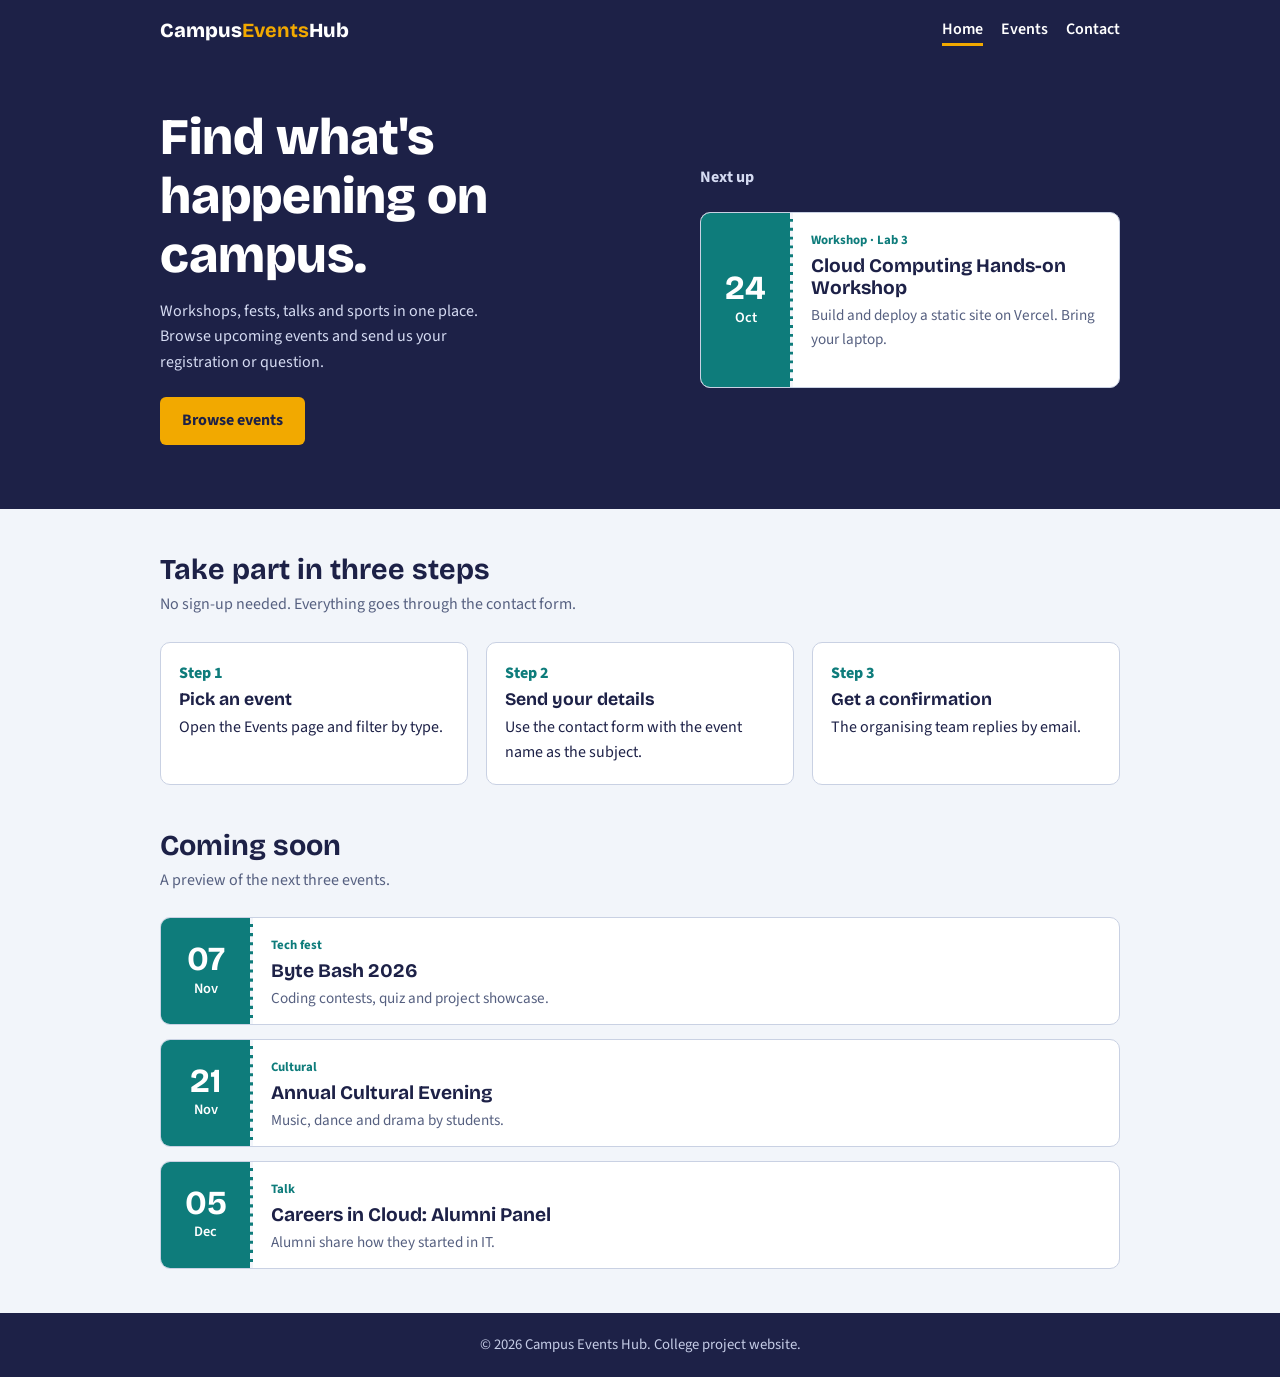
<file: index.html>
<!DOCTYPE html>
<html lang="en">
<head>
<meta charset="UTF-8">
<meta name="viewport" content="width=device-width, initial-scale=1.0">
<title>Home | Campus Events Hub</title>
<link rel="preconnect" href="https://fonts.googleapis.com">
<link rel="stylesheet" href="https://fonts.googleapis.com/css2?family=Bricolage+Grotesque:wght@700;800&family=Source+Sans+3:wght@400;600;700&display=swap">
<link rel="stylesheet" href="style.css">
</head>
<body>
<header><div class="wrap">
<a class="brand" href="index.html">Campus<b>Events</b>Hub</a>
<nav aria-label="Main">
<a href="index.html" class="active">Home</a><a href="events.html">Events</a><a href="contact.html">Contact</a>
</nav></div></header>
<section class="hero"><div class="wrap">
<div>
<h1>Find what's happening on campus.</h1>
<p>Workshops, fests, talks and sports in one place. Browse upcoming events and send us your registration or question.</p>
<a class="btn" href="events.html">Browse events</a>
</div>
<div>
<p class="next-label">Next up</p>
<article class="ticket" data-cat="workshop"><div class="date"><strong>24</strong><span>Oct</span></div><div class="info"><span class="tag">Workshop &middot; Lab 3</span><h3>Cloud Computing Hands-on Workshop</h3><p>Build and deploy a static site on Vercel. Bring your laptop.</p></div></article>
</div></div></section>
<section class="block"><div class="wrap">
<h2>Take part in three steps</h2>
<p class="sub">No sign-up needed. Everything goes through the contact form.</p>
<ol class="steps">
<li><h3>Pick an event</h3><p>Open the Events page and filter by type.</p></li>
<li><h3>Send your details</h3><p>Use the contact form with the event name as the subject.</p></li>
<li><h3>Get a confirmation</h3><p>The organising team replies by email.</p></li>
</ol></div></section>
<section class="block" style="padding-top:0"><div class="wrap">
<h2>Coming soon</h2><p class="sub">A preview of the next three events.</p>
<div class="list">
<article class="ticket" data-cat="fest"><div class="date"><strong>07</strong><span>Nov</span></div><div class="info"><span class="tag">Tech fest</span><h3>Byte Bash 2026</h3><p>Coding contests, quiz and project showcase.</p></div></article>
<article class="ticket" data-cat="cultural"><div class="date"><strong>21</strong><span>Nov</span></div><div class="info"><span class="tag">Cultural</span><h3>Annual Cultural Evening</h3><p>Music, dance and drama by students.</p></div></article>
<article class="ticket" data-cat="talk"><div class="date"><strong>05</strong><span>Dec</span></div><div class="info"><span class="tag">Talk</span><h3>Careers in Cloud: Alumni Panel</h3><p>Alumni share how they started in IT.</p></div></article>
</div></div></section>
<footer>&copy; 2026 Campus Events Hub. College project website.</footer>
</body></html>
</file>
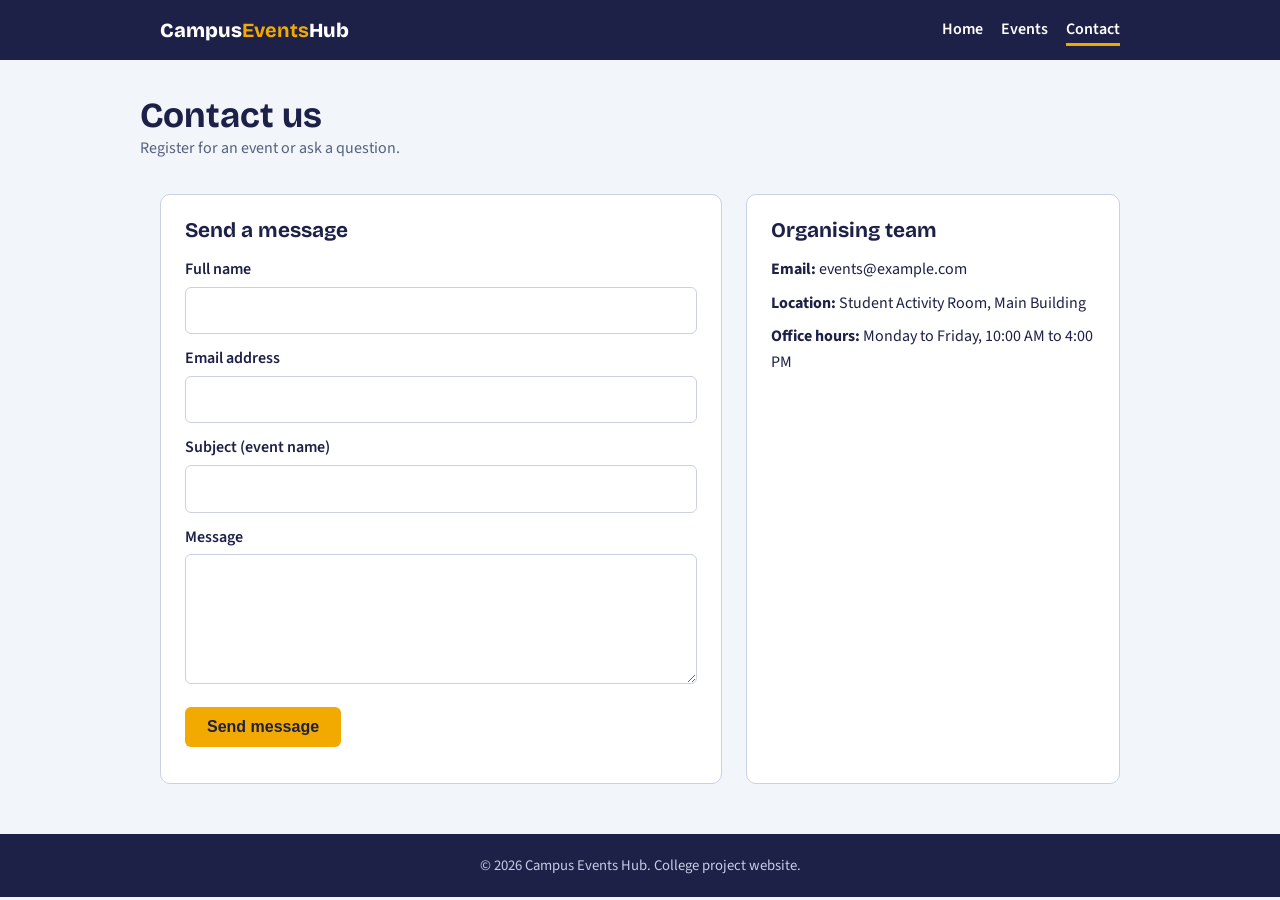
<file: contact.html>
<!DOCTYPE html>
<html lang="en">
<head>
<meta charset="UTF-8">
<meta name="viewport" content="width=device-width, initial-scale=1.0">
<title>Contact | Campus Events Hub</title>
<link rel="preconnect" href="https://fonts.googleapis.com">
<link rel="stylesheet" href="https://fonts.googleapis.com/css2?family=Bricolage+Grotesque:wght@700;800&family=Source+Sans+3:wght@400;600;700&display=swap">
<link rel="stylesheet" href="style.css">
</head>
<body>
<header><div class="wrap">
<a class="brand" href="index.html">Campus<b>Events</b>Hub</a>
<nav aria-label="Main">
<a href="index.html">Home</a><a href="events.html">Events</a><a href="contact.html" class="active">Contact</a>
</nav></div></header>
<div class="wrap page-title"><h1>Contact us</h1><p class="sub">Register for an event or ask a question.</p></div>
<div class="wrap contact">
<div class="panel">
<h2>Send a message</h2>
<form id="form">
<label for="name">Full name</label><input id="name" name="name" required>
<label for="email">Email address</label><input id="email" name="email" type="email" required>
<label for="subject">Subject (event name)</label><input id="subject" name="subject" required>
<label for="message">Message</label><textarea id="message" name="message" required></textarea>
<p style="margin-top:14px"><button class="btn" type="submit">Send message</button></p>
<p id="status" role="status"></p>
</form></div>
<div class="panel">
<h2>Organising team</h2>
<p><strong>Email:</strong> events@example.com</p>
<p><strong>Location:</strong> Student Activity Room, Main Building</p>
<p><strong>Office hours:</strong> Monday to Friday, 10:00 AM to 4:00 PM</p>
</div></div>
<footer>&copy; 2026 Campus Events Hub. College project website.</footer>
<script>
var url="https://script.google.com/macros/s/AKfycbznGAHWf5mvBsPsjpzMwXaWkCpaIf9OvsxA4Jy58yuCdsq6J4ifAeUf73pKUcwnt0hd/exec";
var form=document.getElementById("form"),status=document.getElementById("status");
form.addEventListener("submit",function(ev){
 ev.preventDefault();status.className="";status.textContent="Sending...";
 fetch(url,{method:"POST",body:new FormData(form)})
 .then(function(){status.className="ok";status.textContent="Message sent successfully!";form.reset();})
 .catch(function(){status.className="err";status.textContent="Message not sent. Check your connection and try again.";});
});
</script>
</body></html>
</file>
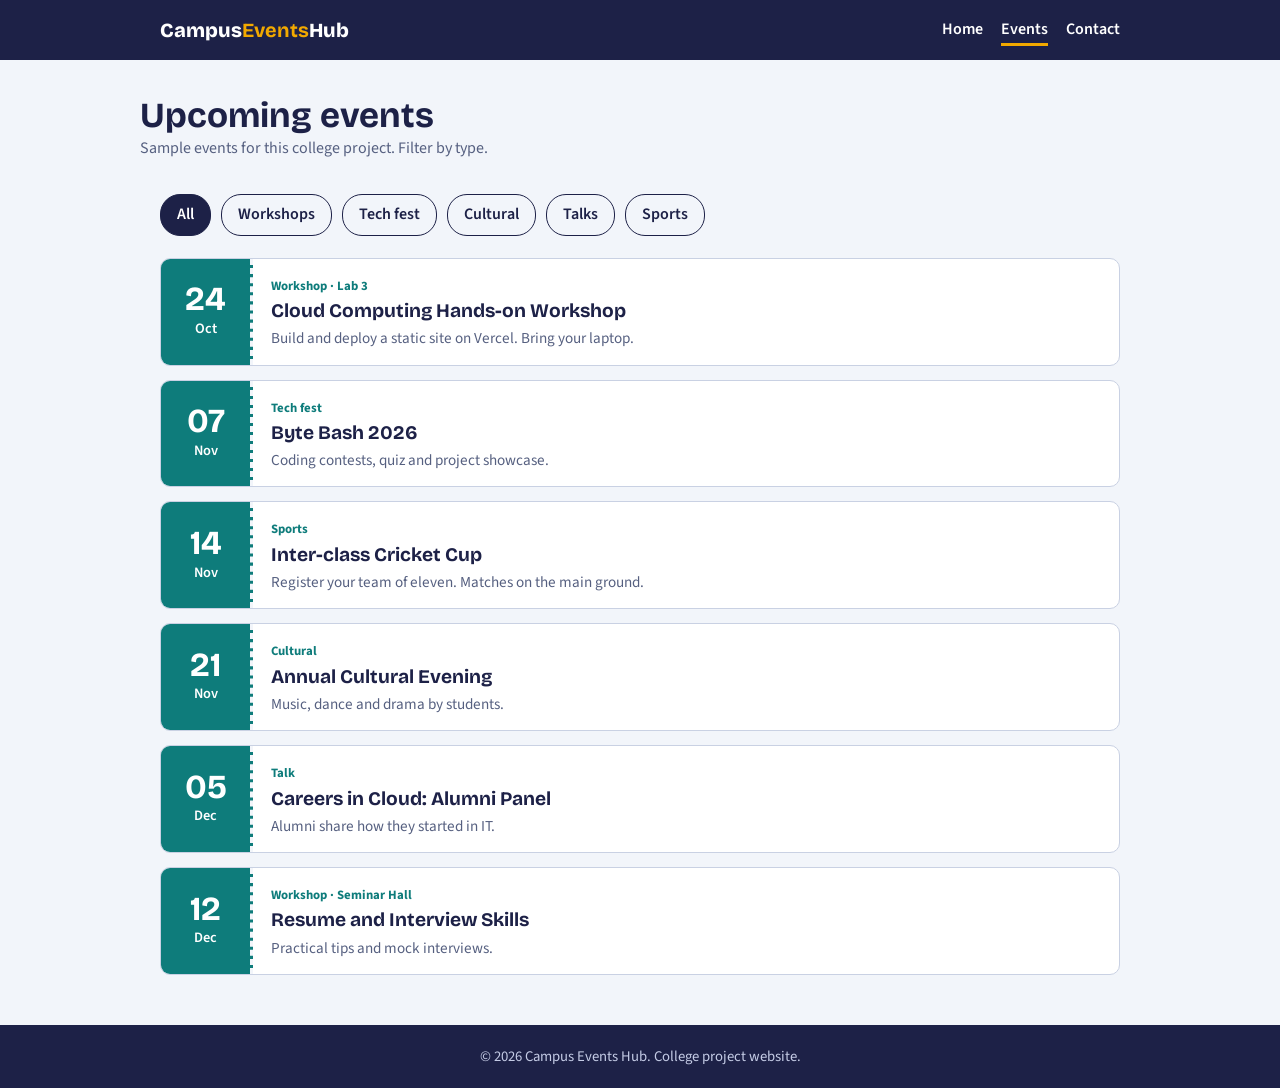
<file: events.html>
<!DOCTYPE html>
<html lang="en">
<head>
<meta charset="UTF-8">
<meta name="viewport" content="width=device-width, initial-scale=1.0">
<title>Events | Campus Events Hub</title>
<link rel="preconnect" href="https://fonts.googleapis.com">
<link rel="stylesheet" href="https://fonts.googleapis.com/css2?family=Bricolage+Grotesque:wght@700;800&family=Source+Sans+3:wght@400;600;700&display=swap">
<link rel="stylesheet" href="style.css">
</head>
<body>
<header><div class="wrap">
<a class="brand" href="index.html">Campus<b>Events</b>Hub</a>
<nav aria-label="Main">
<a href="index.html">Home</a><a href="events.html" class="active">Events</a><a href="contact.html">Contact</a>
</nav></div></header>
<div class="wrap page-title"><h1>Upcoming events</h1><p class="sub">Sample events for this college project. Filter by type.</p></div>
<div class="wrap" style="padding-bottom:50px">
<div class="filters" role="group" aria-label="Filter events">
<button class="on" data-f="all">All</button><button data-f="workshop">Workshops</button><button data-f="fest">Tech fest</button><button data-f="cultural">Cultural</button><button data-f="talk">Talks</button><button data-f="sports">Sports</button>
</div>
<div class="list" id="list">
<article class="ticket" data-cat="workshop"><div class="date"><strong>24</strong><span>Oct</span></div><div class="info"><span class="tag">Workshop &middot; Lab 3</span><h3>Cloud Computing Hands-on Workshop</h3><p>Build and deploy a static site on Vercel. Bring your laptop.</p></div></article>
<article class="ticket" data-cat="fest"><div class="date"><strong>07</strong><span>Nov</span></div><div class="info"><span class="tag">Tech fest</span><h3>Byte Bash 2026</h3><p>Coding contests, quiz and project showcase.</p></div></article>
<article class="ticket" data-cat="sports"><div class="date"><strong>14</strong><span>Nov</span></div><div class="info"><span class="tag">Sports</span><h3>Inter-class Cricket Cup</h3><p>Register your team of eleven. Matches on the main ground.</p></div></article>
<article class="ticket" data-cat="cultural"><div class="date"><strong>21</strong><span>Nov</span></div><div class="info"><span class="tag">Cultural</span><h3>Annual Cultural Evening</h3><p>Music, dance and drama by students.</p></div></article>
<article class="ticket" data-cat="talk"><div class="date"><strong>05</strong><span>Dec</span></div><div class="info"><span class="tag">Talk</span><h3>Careers in Cloud: Alumni Panel</h3><p>Alumni share how they started in IT.</p></div></article>
<article class="ticket" data-cat="workshop"><div class="date"><strong>12</strong><span>Dec</span></div><div class="info"><span class="tag">Workshop &middot; Seminar Hall</span><h3>Resume and Interview Skills</h3><p>Practical tips and mock interviews.</p></div></article>
</div>
<p id="none" class="sub" hidden>No events of this type yet. Check back soon.</p>
</div>
<footer>&copy; 2026 Campus Events Hub. College project website.</footer>
<script>
var btns=document.querySelectorAll(".filters button"),cards=document.querySelectorAll("#list .ticket");
btns.forEach(function(b){b.addEventListener("click",function(){
 btns.forEach(function(x){x.classList.remove("on")});b.classList.add("on");
 var n=0;cards.forEach(function(c){var show=b.dataset.f==="all"||c.dataset.cat===b.dataset.f;c.hidden=!show;if(show)n++});
 document.getElementById("none").hidden=n>0;});});
</script>
</body></html>
</file>
<file: style.css>
:root{--ink:#1d2147;--bg:#f2f5fa;--card:#fff;--line:#c9d1e3;--gold:#f2a900;--teal:#0e7c7b;--muted:#566080}
*{box-sizing:border-box;margin:0;padding:0}
body{font-family:"Source Sans 3","Segoe UI",Arial,sans-serif;background:var(--bg);color:var(--ink);line-height:1.6}
h1,h2,h3{font-family:"Bricolage Grotesque","Trebuchet MS",Arial,sans-serif;line-height:1.15}
a{color:inherit}
:focus-visible{outline:3px solid var(--gold);outline-offset:2px}
.wrap{max-width:1000px;margin:0 auto;padding:0 20px}
header{background:var(--ink);color:#fff}
header .wrap{display:flex;justify-content:space-between;align-items:center;flex-wrap:wrap;gap:8px;padding-top:14px;padding-bottom:14px}
.brand{font-family:"Bricolage Grotesque","Trebuchet MS",Arial,sans-serif;font-weight:800;font-size:1.25rem;text-decoration:none}
.brand b{color:var(--gold)}
nav a{margin-left:18px;text-decoration:none;font-weight:600;padding-bottom:3px}
nav a.active,nav a:hover{border-bottom:3px solid var(--gold)}
.hero{background:var(--ink);color:#fff;padding:48px 0 64px}
.hero .wrap{display:grid;grid-template-columns:1.2fr 1fr;gap:36px;align-items:center}
.hero h1{font-size:clamp(2rem,5vw,3.2rem);font-weight:800;margin-bottom:14px}
.hero p{color:#d5dbf2;max-width:46ch;margin-bottom:22px}
.btn{display:inline-block;background:var(--gold);color:var(--ink);font-weight:700;padding:11px 22px;border:0;border-radius:6px;text-decoration:none;cursor:pointer;font-size:1rem}
.btn:hover{background:#ffc22e}
.ticket{display:flex;background:var(--card);color:var(--ink);border-radius:10px;overflow:hidden;border:1px solid var(--line)}
.ticket .date{background:var(--teal);color:#fff;min-width:92px;display:flex;flex-direction:column;align-items:center;justify-content:center;padding:14px 10px;border-right:3px dashed var(--bg)}
.ticket .date strong{font-size:2.1rem;line-height:1;font-family:"Bricolage Grotesque","Trebuchet MS",Arial,sans-serif}
.ticket .date span{font-size:.9rem;font-weight:600}
.ticket .info{padding:14px 18px;flex:1}
.ticket h3{font-size:1.2rem;margin-bottom:4px}
.ticket p{color:var(--muted);font-size:.95rem}
.tag{display:inline-block;font-size:.8rem;font-weight:700;color:var(--teal);margin-bottom:4px}
.next-label{color:var(--gold);font-weight:700;margin-bottom:8px}
section.block{padding:44px 0}
section.block h2{font-size:1.8rem;margin-bottom:6px}
.sub{color:var(--muted);margin-bottom:24px}
.steps{display:grid;grid-template-columns:repeat(3,1fr);gap:18px;list-style:none;counter-reset:s}
.steps li{counter-increment:s;background:var(--card);border:1px solid var(--line);border-radius:10px;padding:18px}
.steps li::before{content:"Step " counter(s);display:block;font-weight:800;color:var(--teal);margin-bottom:4px}
.steps h3{font-size:1.1rem;margin-bottom:4px}
.list{display:grid;gap:14px}
.filters{display:flex;gap:10px;flex-wrap:wrap;margin-bottom:22px}
.filters button{font:inherit;font-weight:600;padding:7px 16px;border-radius:20px;border:1.5px solid var(--ink);background:transparent;color:var(--ink);cursor:pointer}
.filters button.on{background:var(--ink);color:#fff}
.page-title{padding:36px 0 8px}
.page-title h1{font-size:2.2rem}
.contact{display:grid;grid-template-columns:1.5fr 1fr;gap:24px;padding-bottom:50px}
.panel{background:var(--card);border:1px solid var(--line);border-radius:10px;padding:24px}
.panel h2{font-size:1.3rem;margin-bottom:14px}
label{display:block;font-weight:600;margin:12px 0 4px}
input,textarea{width:100%;font:inherit;padding:10px;border:1.5px solid var(--line);border-radius:6px;background:#fff;color:var(--ink)}
textarea{min-height:130px;resize:vertical}
#status{margin-top:12px;font-weight:600}
#status.ok{color:var(--teal)}#status.err{color:#b3261e}
.panel p{margin-bottom:8px}
footer{background:var(--ink);color:#c5cce6;text-align:center;padding:20px;font-size:.92rem}
@media(max-width:760px){.hero .wrap,.contact,.steps{grid-template-columns:1fr}nav a{margin:0 14px 0 0}}
@media(prefers-reduced-motion:no-preference){.btn,.filters button{transition:background .2s}}
</file>
